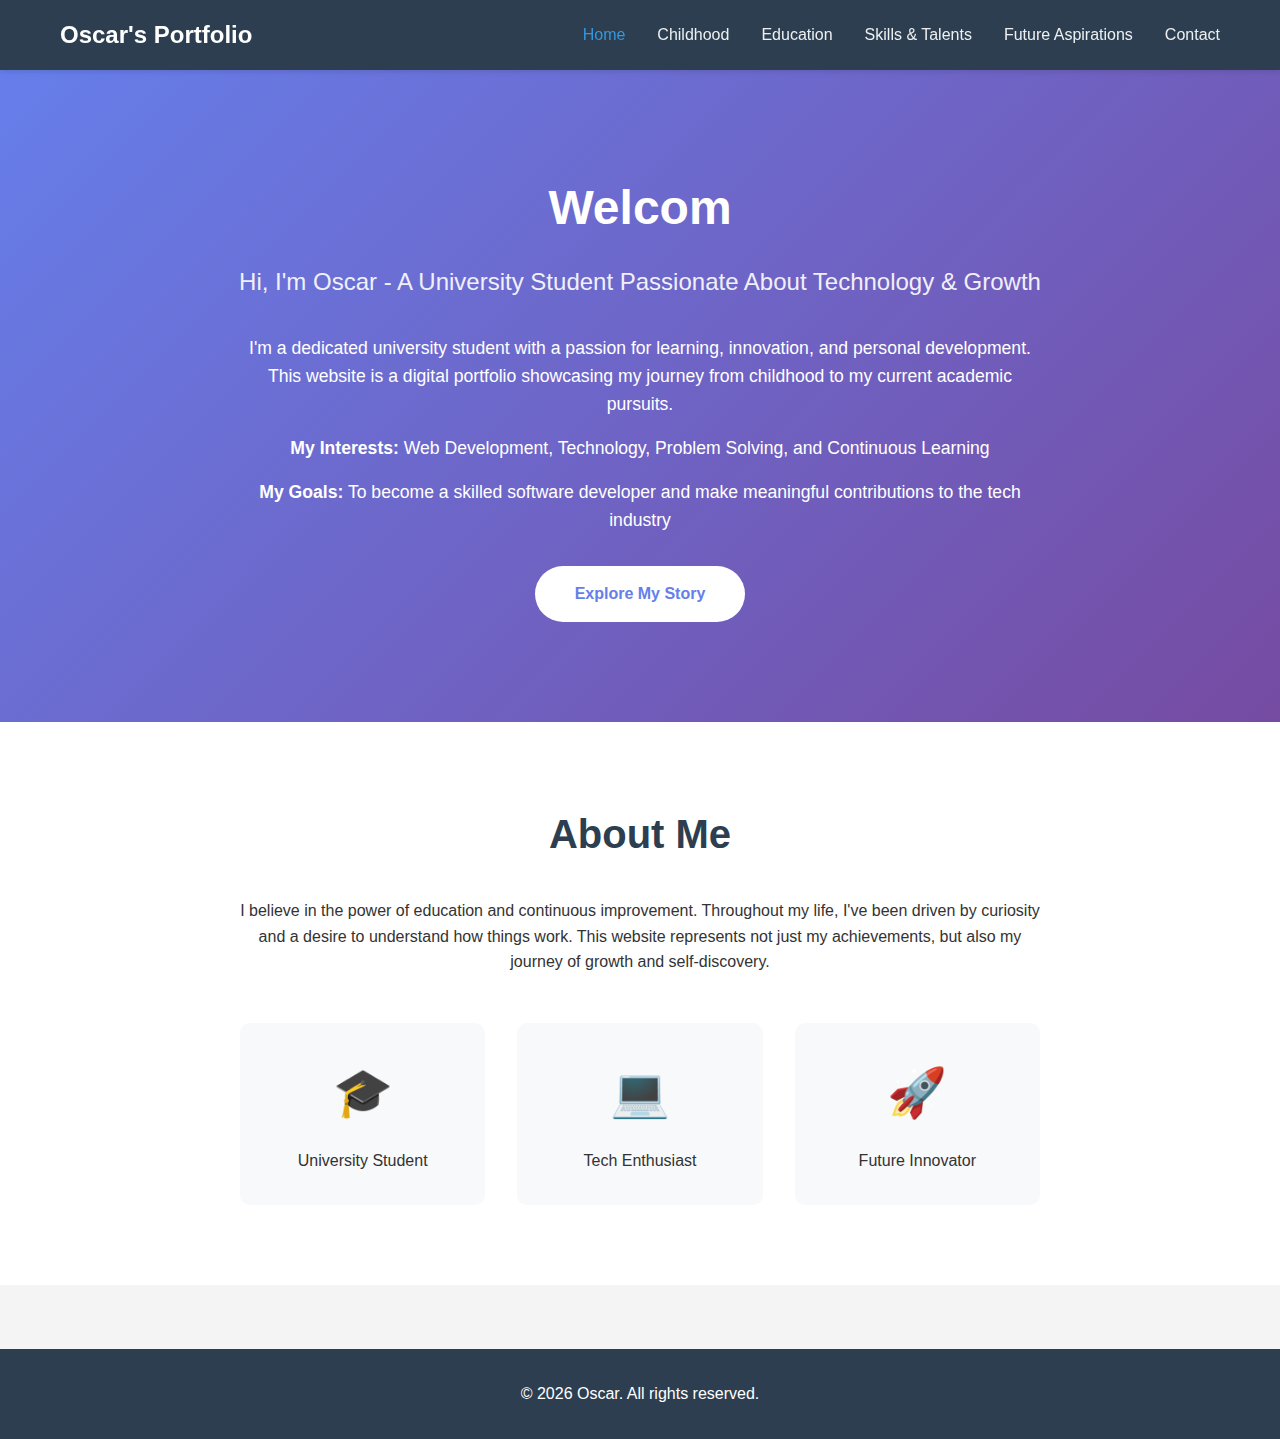
<file: index.html>
<!DOCTYPE html>
<html lang="en">
<head>
    <meta charset="UTF-8">
    <meta name="viewport" content="width=device-width, initial-scale=1.0">
    <title>My Personal Website - Oscar</title>
    <link rel="stylesheet" href="oscar.css">
</head>
<body>
    <nav class="navbar">
        <div class="nav-container">
            <h1 class="logo">Oscar's Portfolio</h1>
            <ul class="nav-menu">
                <li><a href="index.html" class="active">Home</a></li>
                <li><a href="childhood.html">Childhood</a></li>
                <li><a href="education.html">Education</a></li>
                <li><a href="skills.html">Skills & Talents</a></li>
                <li><a href="aspirations.html">Future Aspirations</a></li>
                <li><a href="contact.html">Contact</a></li>
            </ul>
        </div>
    </nav>

    <section class="hero">
        <div class="hero-content fade-in">
            <h1>Welcome to My Digital Journey</h1>
            <p class="subtitle">Hi, I'm Oscar - A University Student Passionate About Technology & Growth</p>
            <div class="hero-description">
                <p>I'm a dedicated university student with a passion for learning, innovation, and personal development. This website is a digital portfolio showcasing my journey from childhood to my current academic pursuits.</p>
                <p><strong>My Interests:</strong> Web Development, Technology, Problem Solving, and Continuous Learning</p>
                <p><strong>My Goals:</strong> To become a skilled software developer and make meaningful contributions to the tech industry</p>
            </div>
            <a href="#about" class="cta-button">Explore My Story</a>
        </div>
    </section>

    <section id="about" class="about-section">
        <div class="container">
            <h2>About Me</h2>
            <div class="about-content">
                <p>I believe in the power of education and continuous improvement. Throughout my life, I've been driven by curiosity and a desire to understand how things work. This website represents not just my achievements, but also my journey of growth and self-discovery.</p>
                <div class="quick-facts">
                    <div class="fact-card">
                        <h3>🎓</h3>
                        <p>University Student</p>
                    </div>
                    <div class="fact-card">
                        <h3>💻</h3>
                        <p>Tech Enthusiast</p>
                    </div>
                    <div class="fact-card">
                        <h3>🚀</h3>
                        <p>Future Innovator</p>
                    </div>
                </div>
            </div>
        </div>
    </section>

    <footer>
        <p>&copy; 2026 Oscar. All rights reserved.</p>
    </footer>

    <script src="oscar.js"></script>
</body>
</html>
</file>
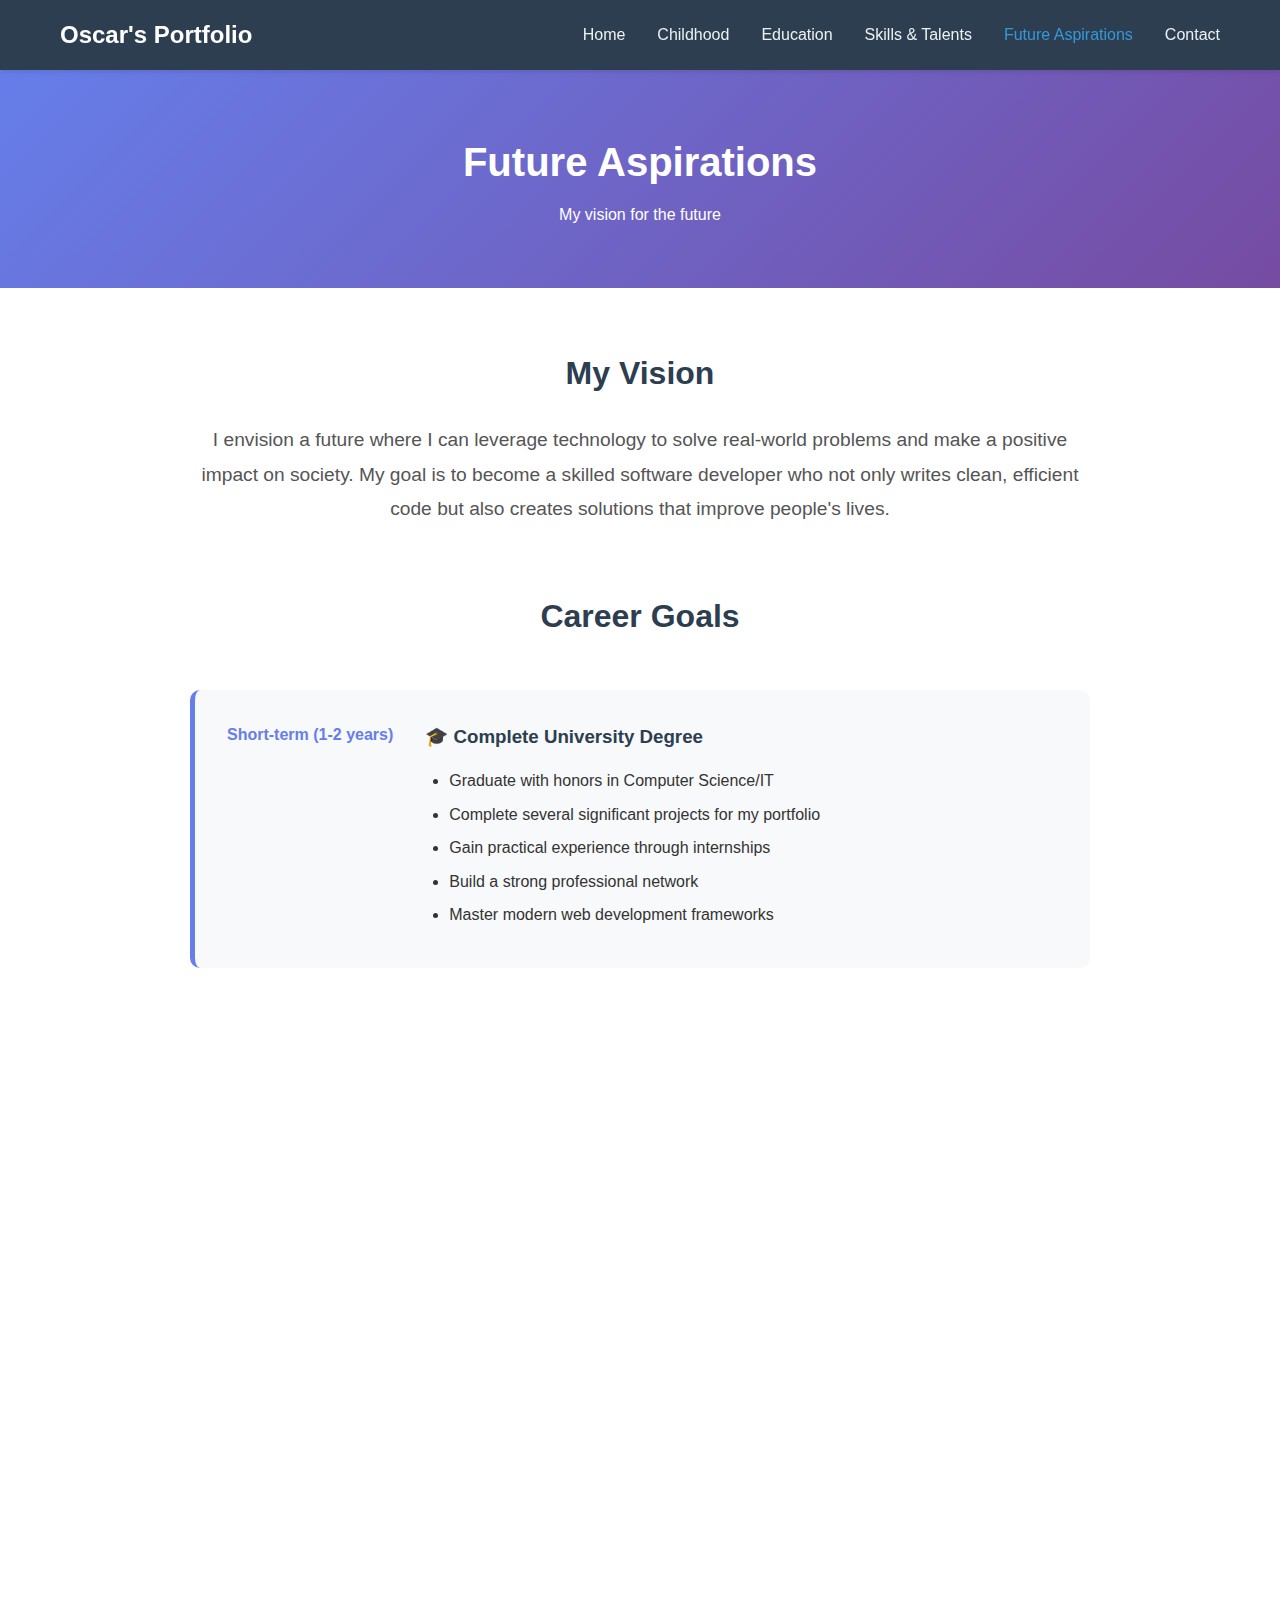
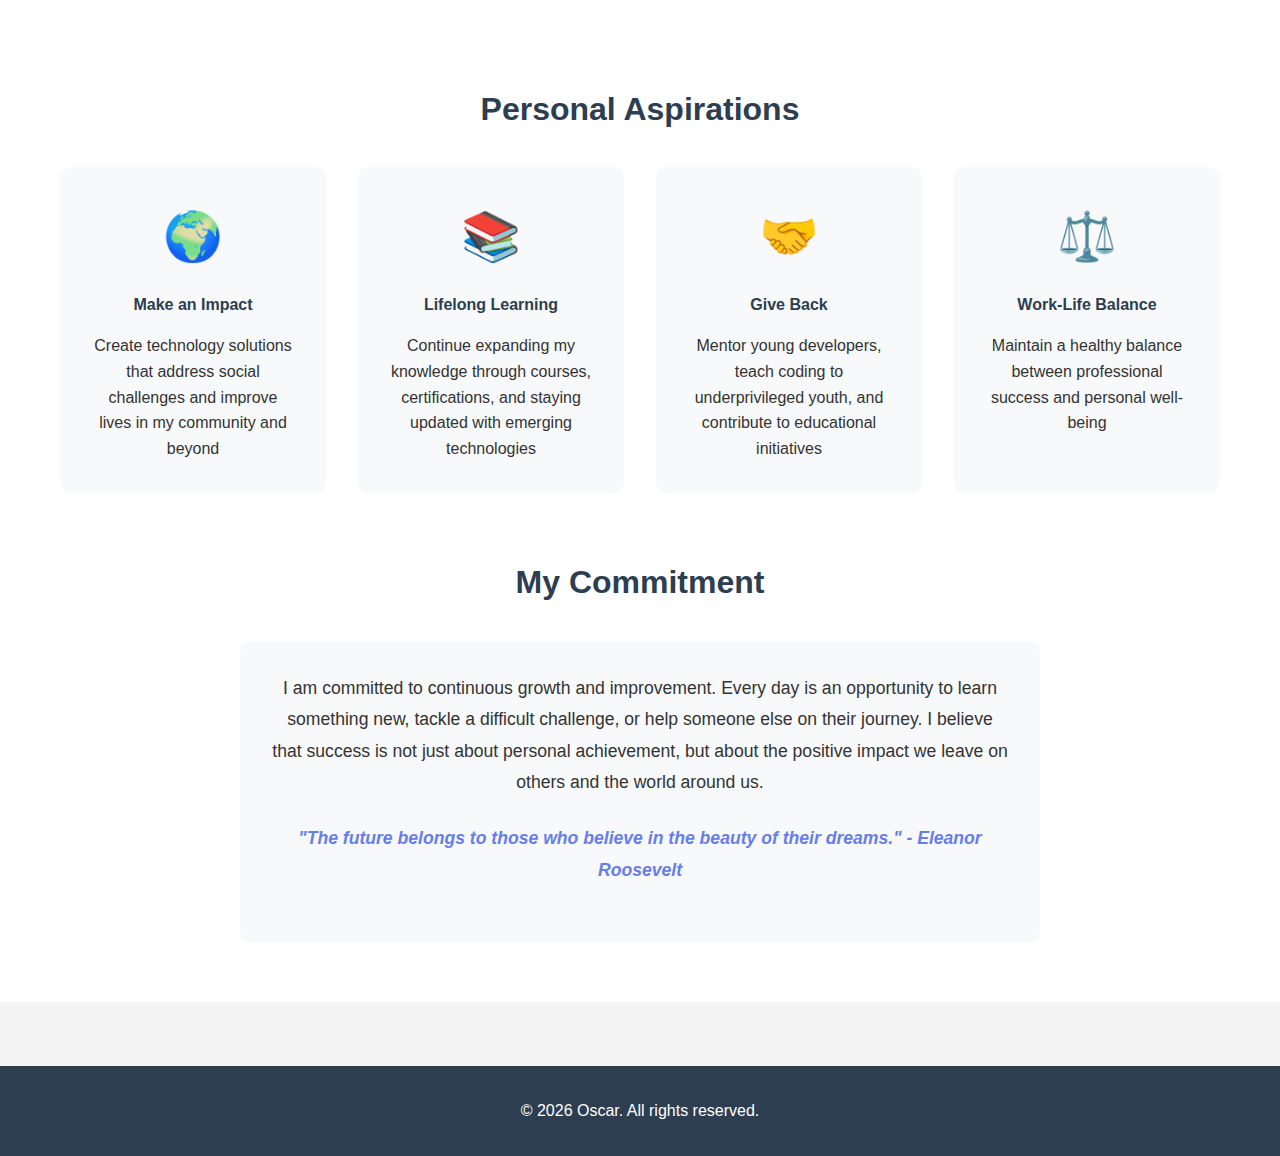
<file: aspirations.html>
<!DOCTYPE html>
<html lang="en">
<head>
    <meta charset="UTF-8">
    <meta name="viewport" content="width=device-width, initial-scale=1.0">
    <title>Future Aspirations - Oscar's Portfolio</title>
    <link rel="stylesheet" href="oscar.css">
</head>
<body>
    <nav class="navbar">
        <div class="nav-container">
            <h1 class="logo">Oscar's Portfolio</h1>
            <ul class="nav-menu">
                <li><a href="index.html">Home</a></li>
                <li><a href="childhood.html">Childhood</a></li>
                <li><a href="education.html">Education</a></li>
                <li><a href="skills.html">Skills & Talents</a></li>
                <li><a href="aspirations.html" class="active">Future Aspirations</a></li>
                <li><a href="contact.html">Contact</a></li>
            </ul>
        </div>
    </nav>

    <section class="page-header">
        <h1 class="fade-in">Future Aspirations</h1>
        <p>My vision for the future</p>
    </section>

    <section class="content-section">
        <div class="container">
            <div class="vision-statement">
                <h2>My Vision</h2>
                <p class="vision-text">I envision a future where I can leverage technology to solve real-world problems and make a positive impact on society. My goal is to become a skilled software developer who not only writes clean, efficient code but also creates solutions that improve people's lives.</p>
            </div>

            <div class="goals-section">
                <h2>Career Goals</h2>
                <div class="goals-timeline">
                    <div class="goal-item fade-in">
                        <div class="goal-time">Short-term (1-2 years)</div>
                        <div class="goal-content">
                            <h3>🎓 Complete University Degree</h3>
                            <ul>
                                <li>Graduate with honors in Computer Science/IT</li>
                                <li>Complete several significant projects for my portfolio</li>
                                <li>Gain practical experience through internships</li>
                                <li>Build a strong professional network</li>
                                <li>Master modern web development frameworks</li>
                            </ul>
                        </div>
                    </div>

                    <div class="goal-item fade-in">
                        <div class="goal-time">Mid-term (3-5 years)</div>
                        <div class="goal-content">
                            <h3>💼 Establish Professional Career</h3>
                            <ul>
                                <li>Secure a position as a Software Developer</li>
                                <li>Work on challenging and meaningful projects</li>
                                <li>Contribute to open-source communities</li>
                                <li>Develop expertise in full-stack development</li>
                                <li>Mentor junior developers and give back to the community</li>
                            </ul>
                        </div>
                    </div>

                    <div class="goal-item fade-in">
                        <div class="goal-time">Long-term (5-10 years)</div>
                        <div class="goal-content">
                            <h3>🚀 Leadership & Innovation</h3>
                            <ul>
                                <li>Advance to senior technical or leadership positions</li>
                                <li>Launch my own tech startup or consultancy</li>
                                <li>Develop innovative solutions that impact thousands of users</li>
                                <li>Become a thought leader in the tech industry</li>
                                <li>Create opportunities for aspiring developers in my community</li>
                            </ul>
                        </div>
                    </div>
                </div>
            </div>

            <div class="aspirations-grid">
                <h2>Personal Aspirations</h2>
                <div class="aspiration-cards">
                    <div class="aspiration-card">
                        <div class="aspiration-icon">🌍</div>
                        <h4>Make an Impact</h4>
                        <p>Create technology solutions that address social challenges and improve lives in my community and beyond</p>
                    </div>
                    <div class="aspiration-card">
                        <div class="aspiration-icon">📚</div>
                        <h4>Lifelong Learning</h4>
                        <p>Continue expanding my knowledge through courses, certifications, and staying updated with emerging technologies</p>
                    </div>
                    <div class="aspiration-card">
                        <div class="aspiration-icon">🤝</div>
                        <h4>Give Back</h4>
                        <p>Mentor young developers, teach coding to underprivileged youth, and contribute to educational initiatives</p>
                    </div>
                    <div class="aspiration-card">
                        <div class="aspiration-icon">⚖️</div>
                        <h4>Work-Life Balance</h4>
                        <p>Maintain a healthy balance between professional success and personal well-being</p>
                    </div>
                </div>
            </div>

            <div class="commitment-section">
                <h2>My Commitment</h2>
                <div class="commitment-box">
                    <p>I am committed to continuous growth and improvement. Every day is an opportunity to learn something new, tackle a difficult challenge, or help someone else on their journey. I believe that success is not just about personal achievement, but about the positive impact we leave on others and the world around us.</p>
                    <p class="commitment-quote">"The future belongs to those who believe in the beauty of their dreams." - Eleanor Roosevelt</p>
                </div>
            </div>
        </div>
    </section>

    <footer>
        <p>&copy; 2026 Oscar. All rights reserved.</p>
    </footer>

    <script src="oscar.js"></script>
</body>
</html>
</file>
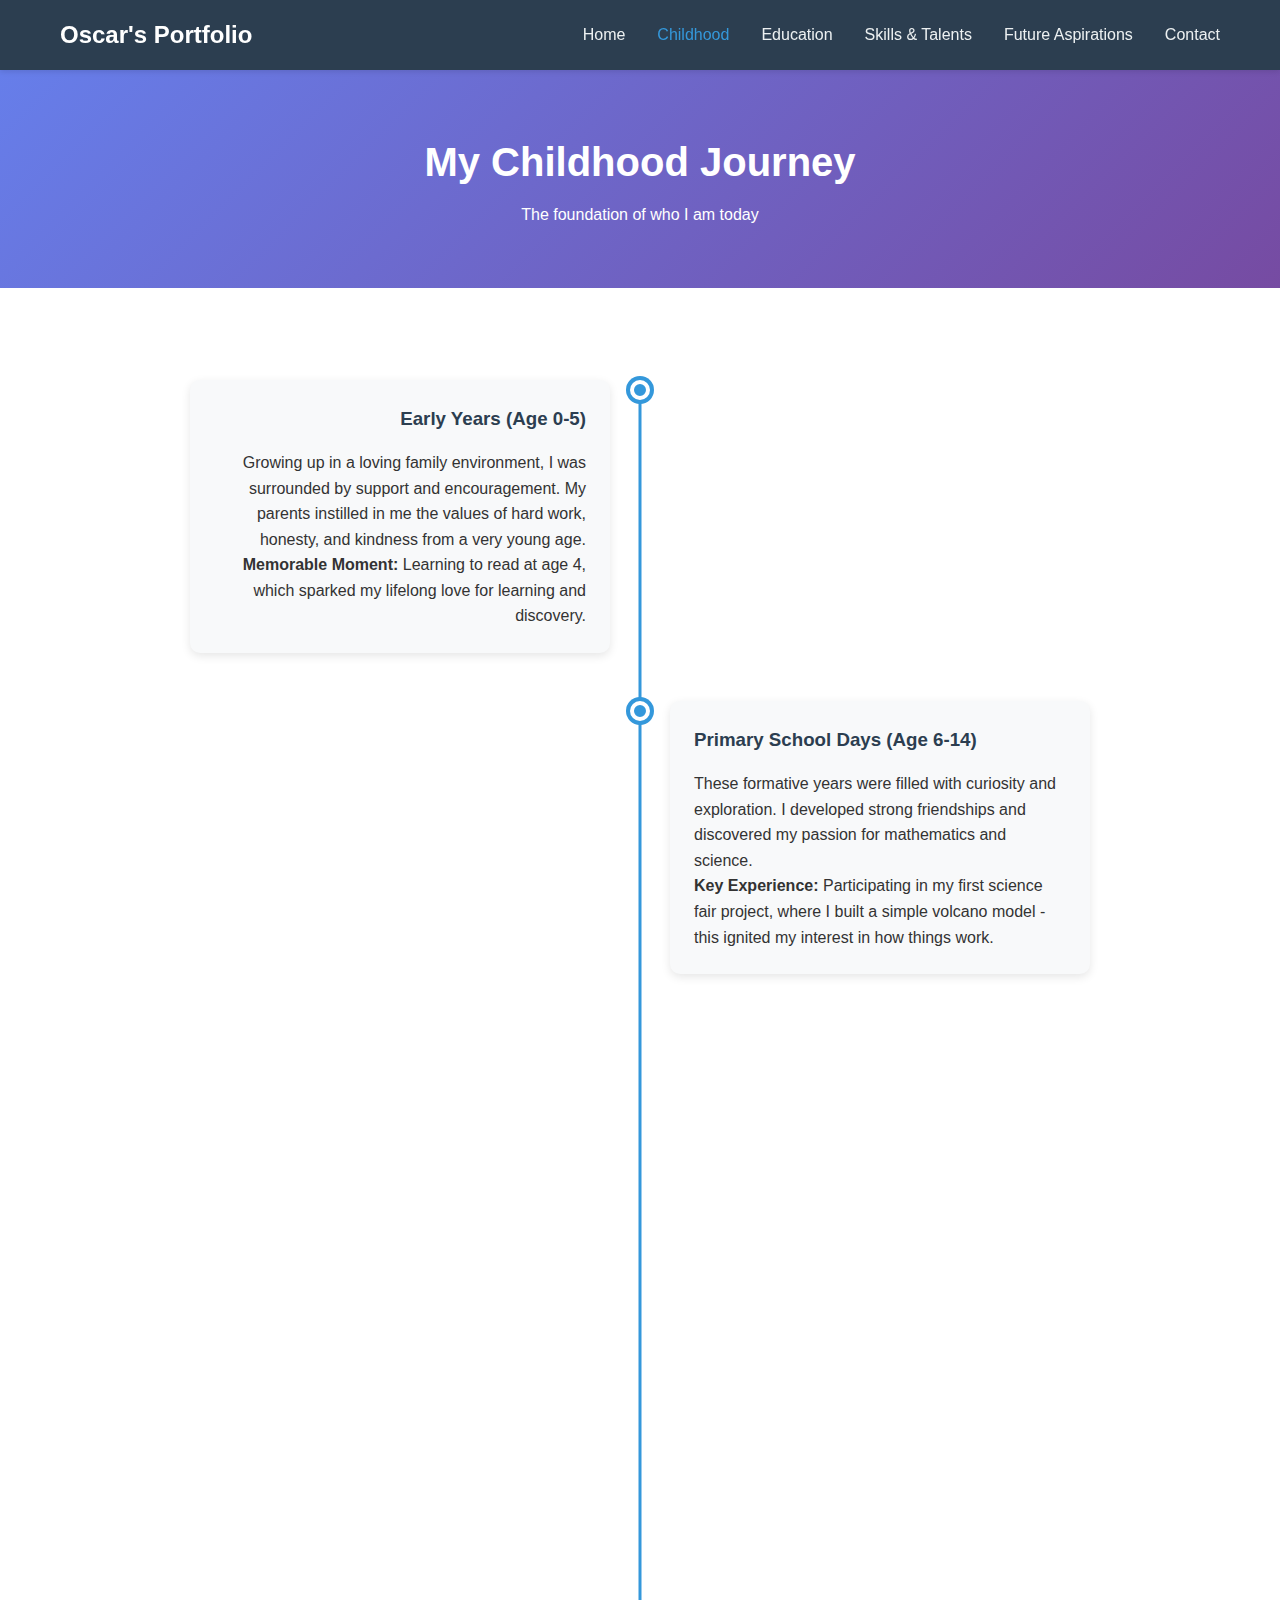
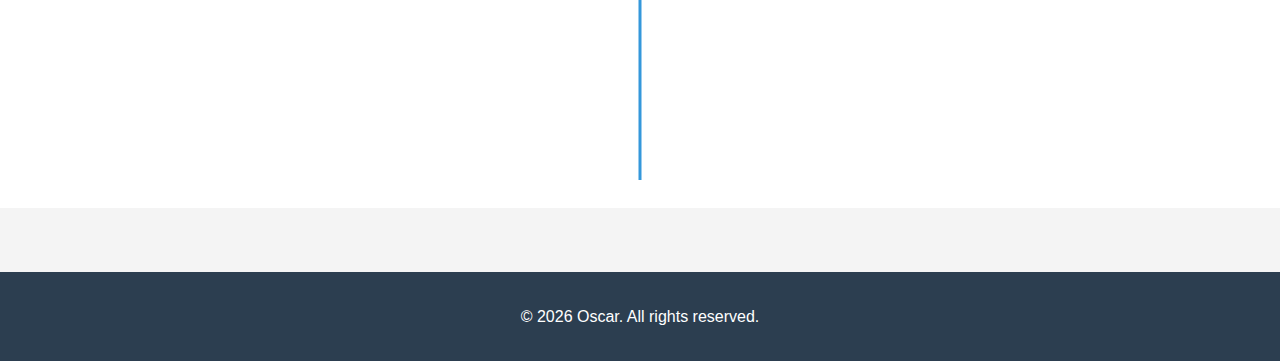
<file: childhood.html>
<!DOCTYPE html>
<html lang="en">
<head>
    <meta charset="UTF-8">
    <meta name="viewport" content="width=device-width, initial-scale=1.0">
    <title>My Childhood - Oscar's Portfolio</title>
    <link rel="stylesheet" href="oscar.css">
</head>
<body>
    <nav class="navbar">
        <div class="nav-container">
            <h1 class="logo">Oscar's Portfolio</h1>
            <ul class="nav-menu">
                <li><a href="index.html">Home</a></li>
                <li><a href="childhood.html" class="active">Childhood</a></li>
                <li><a href="education.html">Education</a></li>
                <li><a href="skills.html">Skills & Talents</a></li>
                <li><a href="aspirations.html">Future Aspirations</a></li>
                <li><a href="contact.html">Contact</a></li>
            </ul>
        </div>
    </nav>

    <section class="page-header">
        <h1 class="fade-in">My Childhood Journey</h1>
        <p>The foundation of who I am today</p>
    </section>

    <section class="content-section">
        <div class="container">
            <div class="timeline">
                <div class="timeline-item slide-in-left">
                    <div class="timeline-dot"></div>
                    <div class="timeline-content">
                        <h3>Early Years (Age 0-5)</h3>
                        <p>Growing up in a loving family environment, I was surrounded by support and encouragement. My parents instilled in me the values of hard work, honesty, and kindness from a very young age.</p>
                        <p><strong>Memorable Moment:</strong> Learning to read at age 4, which sparked my lifelong love for learning and discovery.</p>
                    </div>
                </div>

                <div class="timeline-item slide-in-right">
                    <div class="timeline-dot"></div>
                    <div class="timeline-content">
                        <h3>Primary School Days (Age 6-14)</h3>
                        <p>These formative years were filled with curiosity and exploration. I developed strong friendships and discovered my passion for mathematics and science.</p>
                        <p><strong>Key Experience:</strong> Participating in my first science fair project, where I built a simple volcano model - this ignited my interest in how things work.</p>
                    </div>
                </div>

                <div class="timeline-item slide-in-left">
                    <div class="timeline-dot"></div>
                    <div class="timeline-content">
                        <h3>Family Influences</h3>
                        <p>My family played a crucial role in shaping my personality. Weekend family gatherings taught me the importance of relationships, while my parents' work ethic inspired my own dedication to excellence.</p>
                        <p><strong>Life Lesson:</strong> "Education is the key to unlocking your potential" - a phrase my grandmother often repeated, which still guides me today.</p>
                    </div>
                </div>

                <div class="timeline-item slide-in-right">
                    <div class="timeline-dot"></div>
                    <div class="timeline-content">
                        <h3>Formative Moments</h3>
                        <p>Several experiences during my childhood shaped who I am today:</p>
                        <ul>
                            <li>Learning to persevere through challenges when mastering difficult subjects</li>
                            <li>Developing empathy through community service activities</li>
                            <li>Understanding the value of teamwork through sports and group projects</li>
                            <li>Cultivating creativity through art and storytelling</li>
                        </ul>
                    </div>
                </div>
            </div>
        </div>
    </section>

    <footer>
        <p>&copy; 2026 Oscar. All rights reserved.</p>
    </footer>

    <script src="oscar.js"></script>
</body>
</html>
</file>
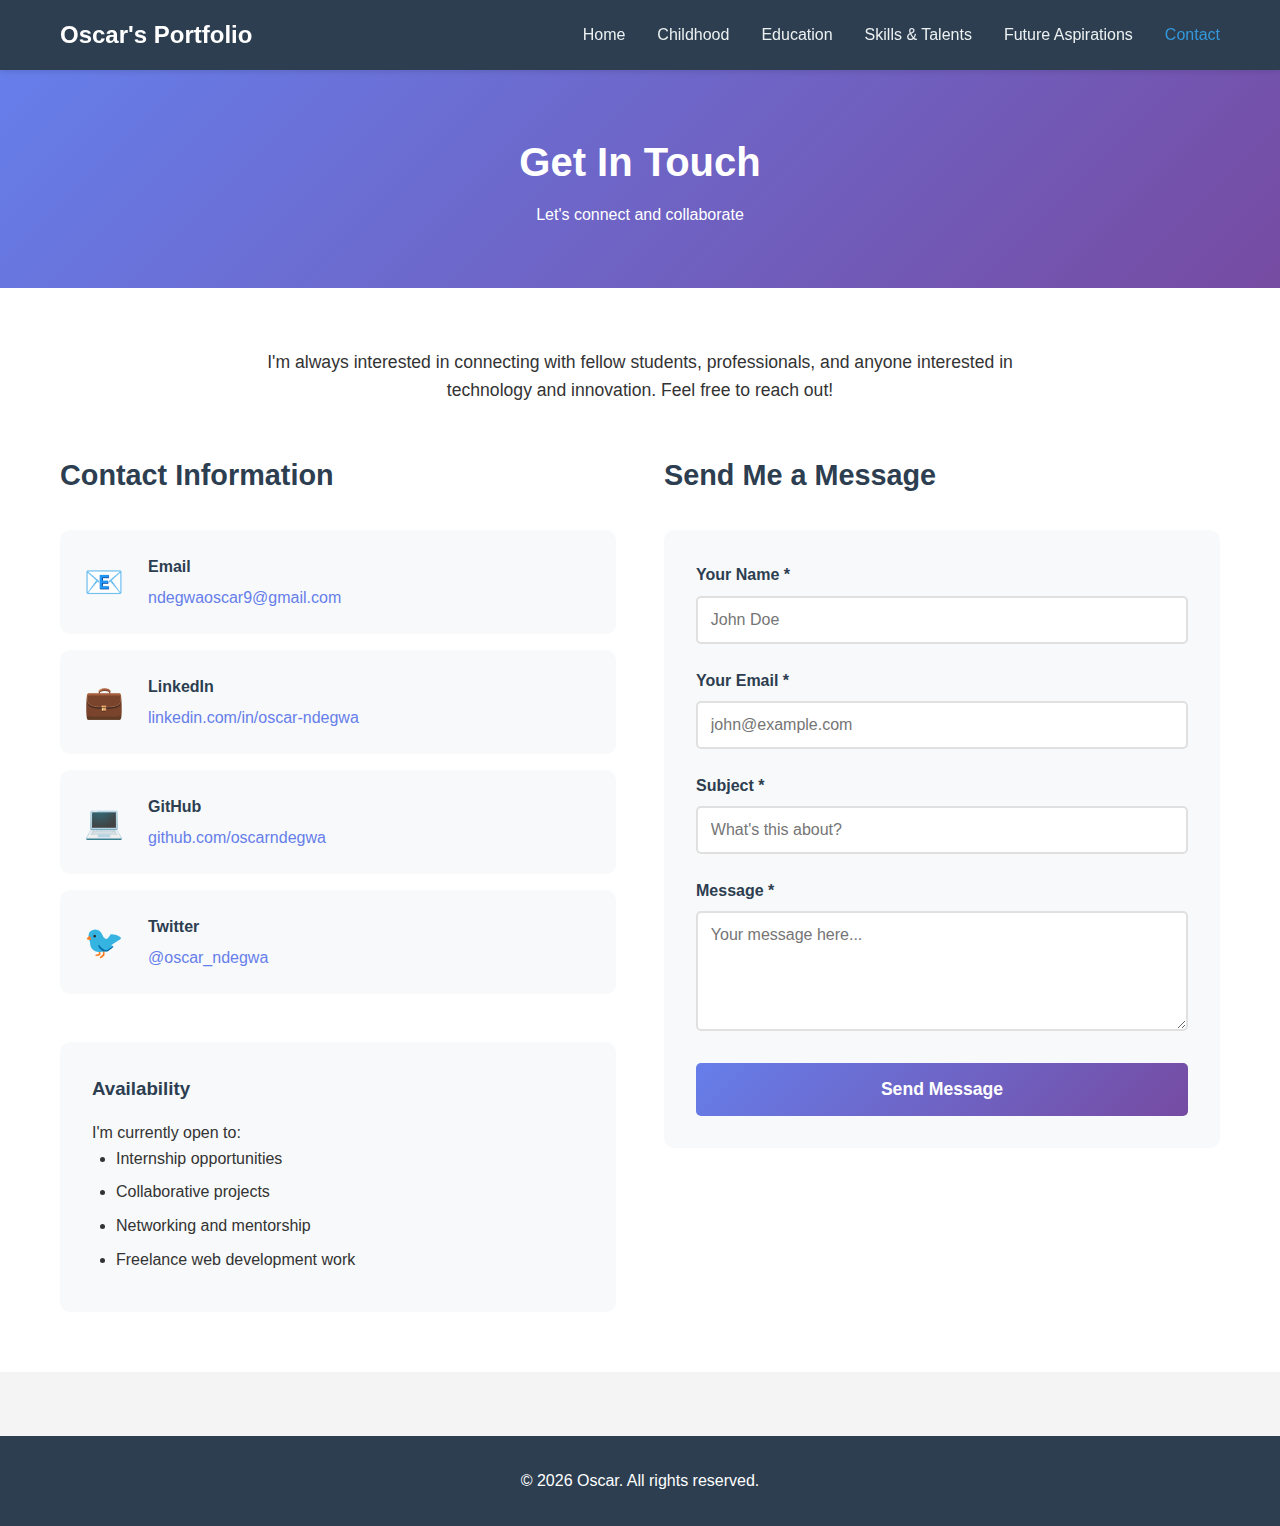
<file: contact.html>
<!DOCTYPE html>
<html lang="en">
<head>
    <meta charset="UTF-8">
    <meta name="viewport" content="width=device-width, initial-scale=1.0">
    <title>Contact Me - Oscar's Portfolio</title>
    <link rel="stylesheet" href="oscar.css">
</head>
<body>
    <nav class="navbar">
        <div class="nav-container">
            <h1 class="logo">Oscar's Portfolio</h1>
            <ul class="nav-menu">
                <li><a href="index.html">Home</a></li>
                <li><a href="childhood.html">Childhood</a></li>
                <li><a href="education.html">Education</a></li>
                <li><a href="skills.html">Skills & Talents</a></li>
                <li><a href="aspirations.html">Future Aspirations</a></li>
                <li><a href="contact.html" class="active">Contact</a></li>
            </ul>
        </div>
    </nav>

    <section class="page-header">
        <h1 class="fade-in">Get In Touch</h1>
        <p>Let's connect and collaborate</p>
    </section>

    <section class="content-section">
        <div class="container">
            <div class="contact-intro">
                <p>I'm always interested in connecting with fellow students, professionals, and anyone interested in technology and innovation. Feel free to reach out!</p>
            </div>

            <div class="contact-grid">
                <div class="contact-info">
                    <h2>Contact Information</h2>
                    <div class="contact-details">
                        <div class="contact-item">
                            <span class="contact-icon">📧</span>
                            <div>
                                <h4>Email</h4>
                                <p><a href="mailto:ndegwaoscar9@gmail.com">ndegwaoscar9@gmail.com</a></p>
                            </div>
                        </div>
                        <div class="contact-item">
                            <span class="contact-icon">💼</span>
                            <div>
                                <h4>LinkedIn</h4>
                                <p><a href="#" target="_blank">linkedin.com/in/oscar-ndegwa</a></p>
                            </div>
                        </div>
                        <div class="contact-item">
                            <span class="contact-icon">💻</span>
                            <div>
                                <h4>GitHub</h4>
                                <p><a href="#" target="_blank">github.com/oscarndegwa</a></p>
                            </div>
                        </div>
                        <div class="contact-item">
                            <span class="contact-icon">🐦</span>
                            <div>
                                <h4>Twitter</h4>
                                <p><a href="#" target="_blank">@oscar_ndegwa</a></p>
                            </div>
                        </div>
                    </div>

                    <div class="availability">
                        <h3>Availability</h3>
                        <p>I'm currently open to:</p>
                        <ul>
                            <li>Internship opportunities</li>
                            <li>Collaborative projects</li>
                            <li>Networking and mentorship</li>
                            <li>Freelance web development work</li>
                        </ul>
                    </div>
                </div>

                <div class="contact-form-container">
                    <h2>Send Me a Message</h2>
                    <form id="contactForm" class="contact-form">
                        <div class="form-group">
                            <label for="name">Your Name *</label>
                            <input type="text" id="name" name="name" required placeholder="John Doe">
                            <span class="error-message" id="nameError"></span>
                        </div>
                        <div class="form-group">
                            <label for="email">Your Email *</label>
                            <input type="email" id="email" name="email" required placeholder="john@example.com">
                            <span class="error-message" id="emailError"></span>
                        </div>
                        <div class="form-group">
                            <label for="subject">Subject *</label>
                            <input type="text" id="subject" name="subject" required placeholder="What's this about?">
                            <span class="error-message" id="subjectError"></span>
                        </div>
                        <div class="form-group">
                            <label for="message">Message *</label>
                            <textarea id="message" name="message" rows="5" required placeholder="Your message here..."></textarea>
                            <span class="error-message" id="messageError"></span>
                        </div>
                        <button type="submit" class="submit-btn">Send Message</button>
                        <div id="formSuccess" class="success-message"></div>
                    </form>
                </div>
            </div>
        </div>
    </section>

    <footer>
        <p>&copy; 2026 Oscar. All rights reserved.</p>
    </footer>

    <script src="oscar.js"></script>
</body>
</html>
</file>
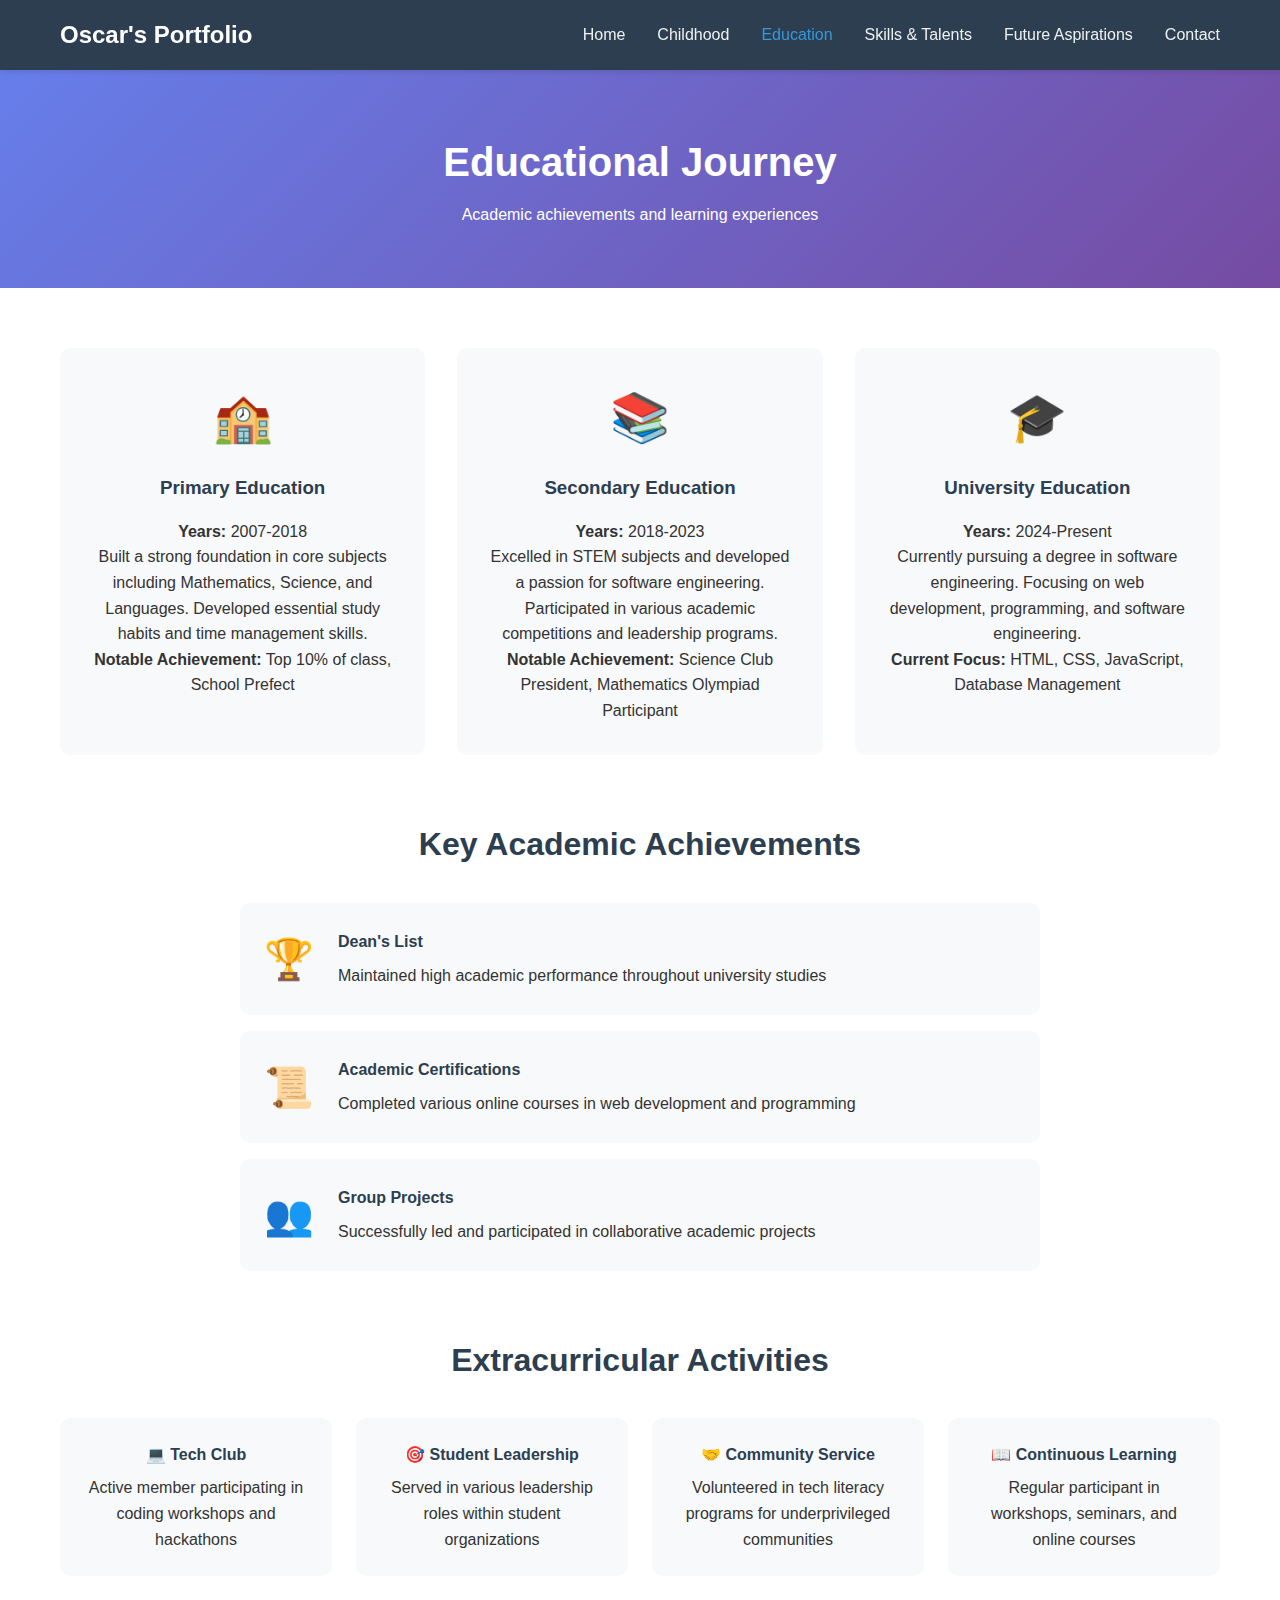
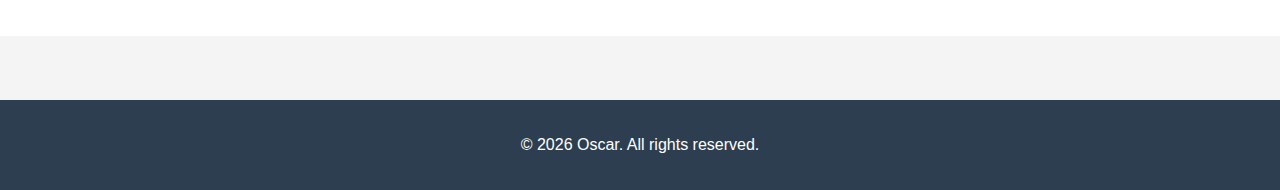
<file: education.html>
<!DOCTYPE html>
<html lang="en">
<head>
    <meta charset="UTF-8">
    <meta name="viewport" content="width=device-width, initial-scale=1.0">
    <title>My Education - Oscar's Portfolio</title>
    <link rel="stylesheet" href="oscar.css">
</head>
<body>
    <nav class="navbar">
        <div class="nav-container">
            <h1 class="logo">Oscar's Portfolio</h1>
            <ul class="nav-menu">
                <li><a href="index.html">Home</a></li>
                <li><a href="childhood.html">Childhood</a></li>
                <li><a href="education.html" class="active">Education</a></li>
                <li><a href="skills.html">Skills & Talents</a></li>
                <li><a href="aspirations.html">Future Aspirations</a></li>
                <li><a href="contact.html">Contact</a></li>
            </ul>
        </div>
    </nav>

    <section class="page-header">
        <h1 class="fade-in">Educational Journey</h1>
        <p>Academic achievements and learning experiences</p>
    </section>

    <section class="content-section">
        <div class="container">
            <div class="education-grid">
                <div class="education-card fade-in">
                    <div class="card-icon">🏫</div>
                    <h3>Primary Education</h3>
                    <p><strong>Years:</strong> 2007-2018</p>
                    <p>Built a strong foundation in core subjects including Mathematics, Science, and Languages. Developed essential study habits and time management skills.</p>
                    <p><strong>Notable Achievement:</strong> Top 10% of class, School Prefect</p>
                </div>

                <div class="education-card fade-in">
                    <div class="card-icon">📚</div>
                    <h3>Secondary Education</h3>
                    <p><strong>Years:</strong> 2018-2023</p>
                    <p>Excelled in STEM subjects and developed a passion for software engineering. Participated in various academic competitions and leadership programs.</p>
                    <p><strong>Notable Achievement:</strong> Science Club President, Mathematics Olympiad Participant</p>
                </div>

                <div class="education-card fade-in">
                    <div class="card-icon">🎓</div>
                    <h3>University Education</h3>
                    <p><strong>Years:</strong> 2024-Present</p>
                    <p>Currently pursuing a degree in software engineering. Focusing on web development, programming, and software engineering.</p>
                    <p><strong>Current Focus:</strong> HTML, CSS, JavaScript, Database Management</p>
                </div>
            </div>

            <div class="achievements-section">
                <h2>Key Academic Achievements</h2>
                <div class="achievement-list">
                    <div class="achievement-item">
                        <span class="achievement-icon">🏆</span>
                        <div>
                            <h4>Dean's List</h4>
                            <p>Maintained high academic performance throughout university studies</p>
                        </div>
                    </div>
                    <div class="achievement-item">
                        <span class="achievement-icon">📜</span>
                        <div>
                            <h4>Academic Certifications</h4>
                            <p>Completed various online courses in web development and programming</p>
                        </div>
                    </div>
                    <div class="achievement-item">
                        <span class="achievement-icon">👥</span>
                        <div>
                            <h4>Group Projects</h4>
                            <p>Successfully led and participated in collaborative academic projects</p>
                        </div>
                    </div>
                </div>
            </div>

            <div class="extracurricular-section">
                <h2>Extracurricular Activities</h2>
                <div class="activity-grid">
                    <div class="activity-card">
                        <h4>💻 Tech Club</h4>
                        <p>Active member participating in coding workshops and hackathons</p>
                    </div>
                    <div class="activity-card">
                        <h4>🎯 Student Leadership</h4>
                        <p>Served in various leadership roles within student organizations</p>
                    </div>
                    <div class="activity-card">
                        <h4>🤝 Community Service</h4>
                        <p>Volunteered in tech literacy programs for underprivileged communities</p>
                    </div>
                    <div class="activity-card">
                        <h4>📖 Continuous Learning</h4>
                        <p>Regular participant in workshops, seminars, and online courses</p>
                    </div>
                </div>
            </div>
        </div>
    </section>

    <footer>
        <p>&copy; 2026 Oscar. All rights reserved.</p>
    </footer>

    <script src="oscar.js"></script>
</body>
</html>
</file>
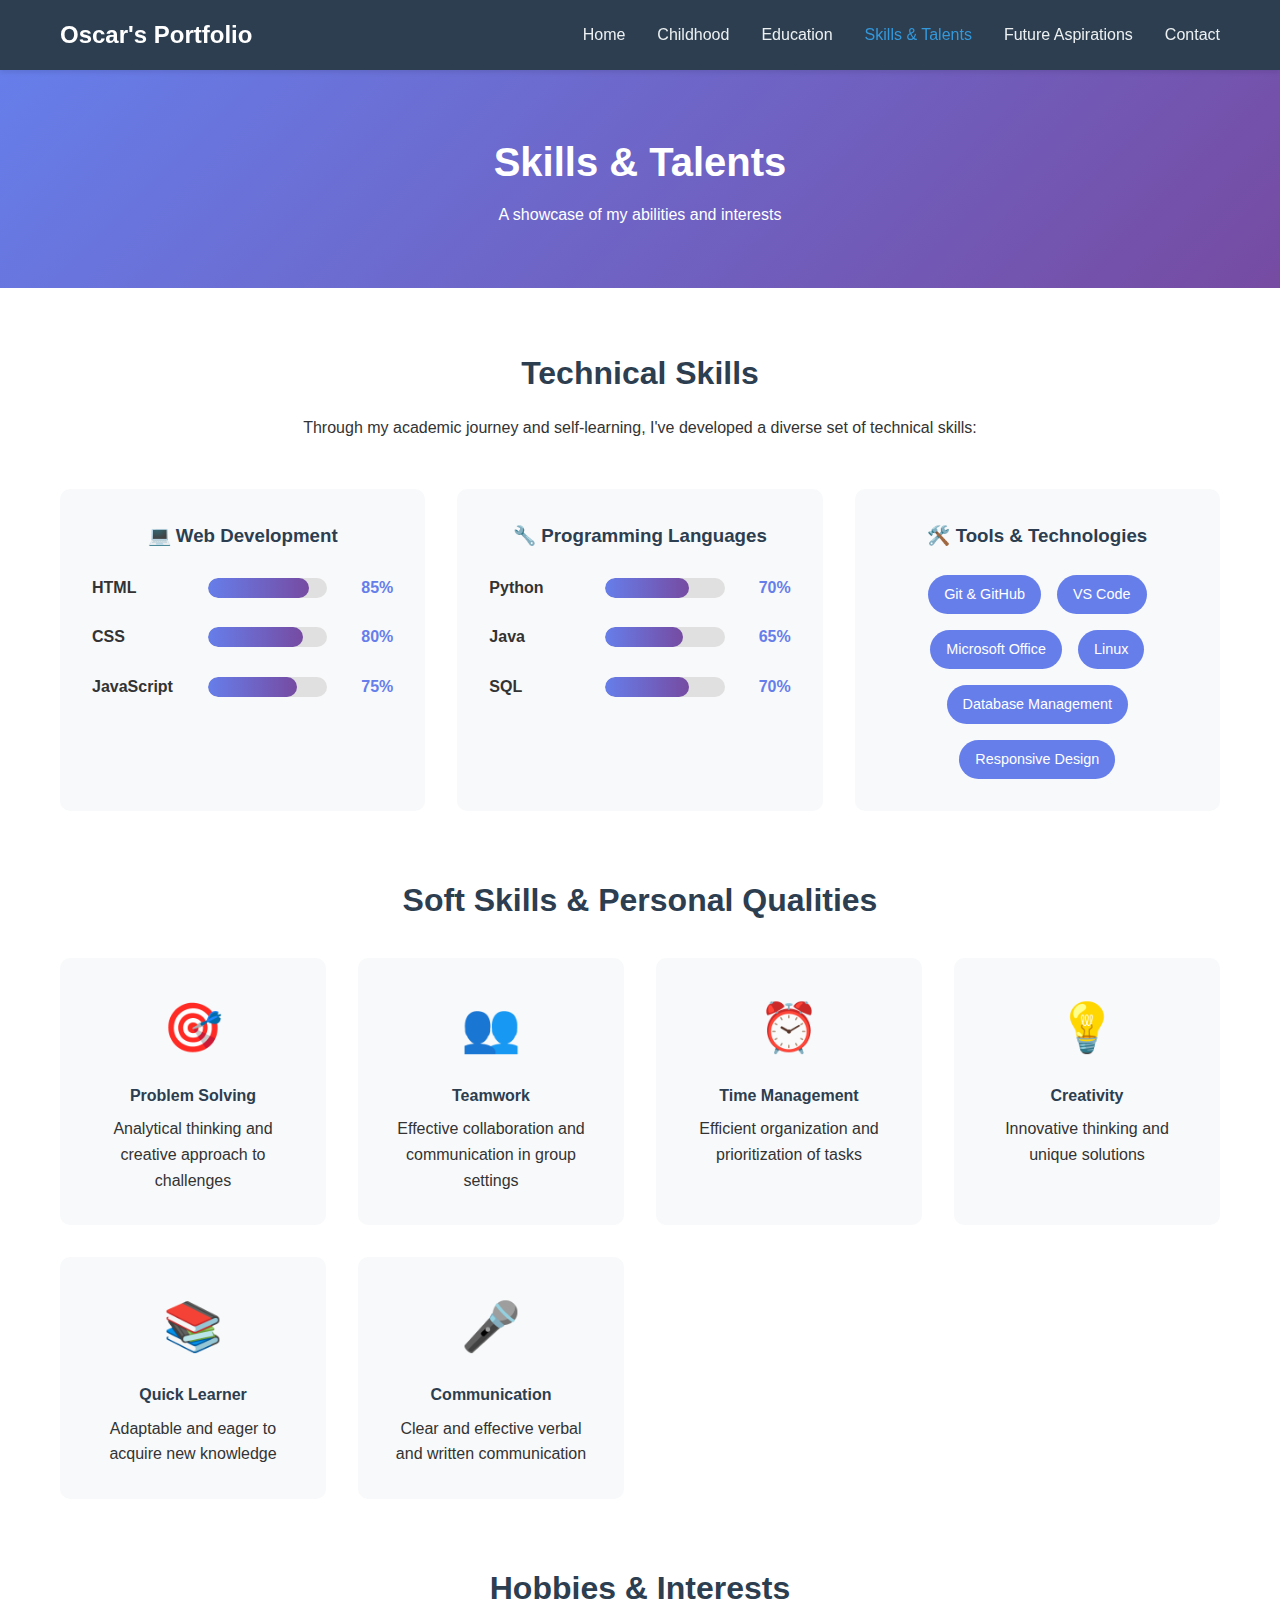
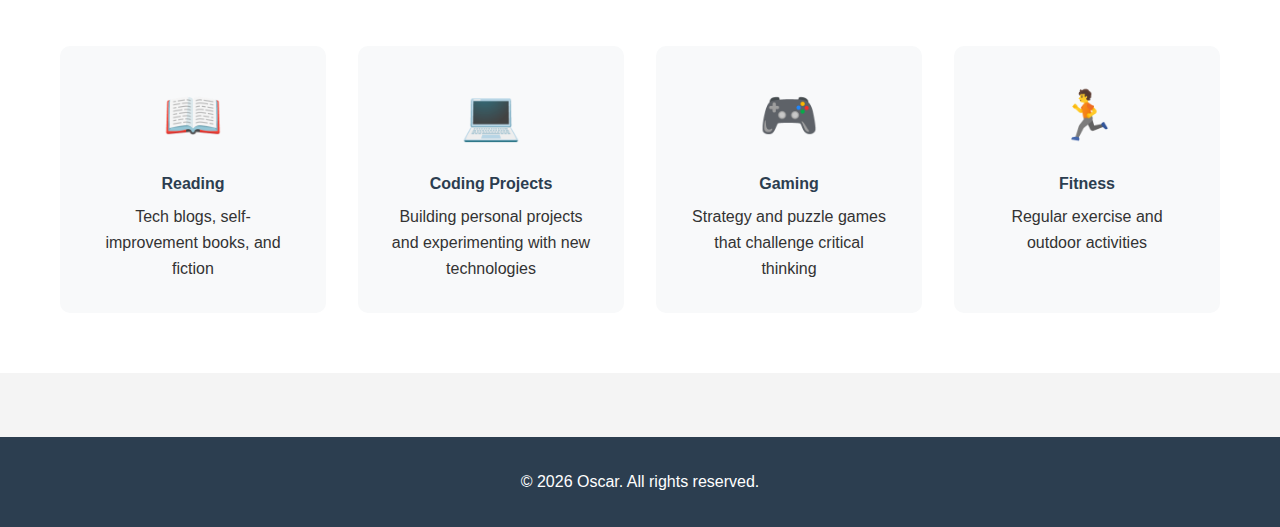
<file: skills.html>
<!DOCTYPE html>
<html lang="en">
<head>
    <meta charset="UTF-8">
    <meta name="viewport" content="width=device-width, initial-scale=1.0">
    <title>Skills & Talents - Oscar's Portfolio</title>
    <link rel="stylesheet" href="oscar.css">
</head>
<body>
    <nav class="navbar">
        <div class="nav-container">
            <h1 class="logo">Oscar's Portfolio</h1>
            <ul class="nav-menu">
                <li><a href="index.html">Home</a></li>
                <li><a href="childhood.html">Childhood</a></li>
                <li><a href="education.html">Education</a></li>
                <li><a href="skills.html" class="active">Skills & Talents</a></li>
                <li><a href="aspirations.html">Future Aspirations</a></li>
                <li><a href="contact.html">Contact</a></li>
            </ul>
        </div>
    </nav>

    <section class="page-header">
        <h1 class="fade-in">Skills & Talents</h1>
        <p>A showcase of my abilities and interests</p>
    </section>

    <section class="content-section">
        <div class="container">
            <div class="skills-intro">
                <h2>Technical Skills</h2>
                <p>Through my academic journey and self-learning, I've developed a diverse set of technical skills:</p>
            </div>

            <div class="skills-grid">
                <div class="skill-category">
                    <h3>💻 Web Development</h3>
                    <div class="skill-bars">
                        <div class="skill-item">
                            <span class="skill-name">HTML</span>
                            <div class="skill-bar">
                                <div class="skill-progress" data-progress="85"></div>
                            </div>
                            <span class="skill-percent">85%</span>
                        </div>
                        <div class="skill-item">
                            <span class="skill-name">CSS</span>
                            <div class="skill-bar">
                                <div class="skill-progress" data-progress="80"></div>
                            </div>
                            <span class="skill-percent">80%</span>
                        </div>
                        <div class="skill-item">
                            <span class="skill-name">JavaScript</span>
                            <div class="skill-bar">
                                <div class="skill-progress" data-progress="75"></div>
                            </div>
                            <span class="skill-percent">75%</span>
                        </div>
                    </div>
                </div>

                <div class="skill-category">
                    <h3>🔧 Programming Languages</h3>
                    <div class="skill-bars">
                        <div class="skill-item">
                            <span class="skill-name">Python</span>
                            <div class="skill-bar">
                                <div class="skill-progress" data-progress="70"></div>
                            </div>
                            <span class="skill-percent">70%</span>
                        </div>
                        <div class="skill-item">
                            <span class="skill-name">Java</span>
                            <div class="skill-bar">
                                <div class="skill-progress" data-progress="65"></div>
                            </div>
                            <span class="skill-percent">65%</span>
                        </div>
                        <div class="skill-item">
                            <span class="skill-name">SQL</span>
                            <div class="skill-bar">
                                <div class="skill-progress" data-progress="70"></div>
                            </div>
                            <span class="skill-percent">70%</span>
                        </div>
                    </div>
                </div>

                <div class="skill-category">
                    <h3>🛠️ Tools & Technologies</h3>
                    <div class="skill-tags">
                        <span class="tag">Git & GitHub</span>
                        <span class="tag">VS Code</span>
                        <span class="tag">Microsoft Office</span>
                        <span class="tag">Linux</span>
                        <span class="tag">Database Management</span>
                        <span class="tag">Responsive Design</span>
                    </div>
                </div>
            </div>

            <div class="soft-skills-section">
                <h2>Soft Skills & Personal Qualities</h2>
                <div class="soft-skills-grid">
                    <div class="soft-skill-card">
                        <div class="soft-skill-icon">🎯</div>
                        <h4>Problem Solving</h4>
                        <p>Analytical thinking and creative approach to challenges</p>
                    </div>
                    <div class="soft-skill-card">
                        <div class="soft-skill-icon">👥</div>
                        <h4>Teamwork</h4>
                        <p>Effective collaboration and communication in group settings</p>
                    </div>
                    <div class="soft-skill-card">
                        <div class="soft-skill-icon">⏰</div>
                        <h4>Time Management</h4>
                        <p>Efficient organization and prioritization of tasks</p>
                    </div>
                    <div class="soft-skill-card">
                        <div class="soft-skill-icon">💡</div>
                        <h4>Creativity</h4>
                        <p>Innovative thinking and unique solutions</p>
                    </div>
                    <div class="soft-skill-card">
                        <div class="soft-skill-icon">📚</div>
                        <h4>Quick Learner</h4>
                        <p>Adaptable and eager to acquire new knowledge</p>
                    </div>
                    <div class="soft-skill-card">
                        <div class="soft-skill-icon">🎤</div>
                        <h4>Communication</h4>
                        <p>Clear and effective verbal and written communication</p>
                    </div>
                </div>
            </div>

            <div class="hobbies-section">
                <h2>Hobbies & Interests</h2>
                <div class="hobbies-grid">
                    <div class="hobby-card">
                        <span class="hobby-emoji">📖</span>
                        <h4>Reading</h4>
                        <p>Tech blogs, self-improvement books, and fiction</p>
                    </div>
                    <div class="hobby-card">
                        <span class="hobby-emoji">💻</span>
                        <h4>Coding Projects</h4>
                        <p>Building personal projects and experimenting with new technologies</p>
                    </div>
                    <div class="hobby-card">
                        <span class="hobby-emoji">🎮</span>
                        <h4>Gaming</h4>
                        <p>Strategy and puzzle games that challenge critical thinking</p>
                    </div>
                    <div class="hobby-card">
                        <span class="hobby-emoji">🏃</span>
                        <h4>Fitness</h4>
                        <p>Regular exercise and outdoor activities</p>
                    </div>
                </div>
            </div>
        </div>
    </section>

    <footer>
        <p>&copy; 2026 Oscar. All rights reserved.</p>
    </footer>

    <script src="oscar.js"></script>
</body>
</html>
</file>
<file: oscar.css>
/* Global Styles */
* {
    margin: 0;
    padding: 0;
    box-sizing: border-box;
}

body {
    font-family: 'Segoe UI', Tahoma, Geneva, Verdana, sans-serif;
    line-height: 1.6;
    color: #333;
    background-color: #f4f4f4;
}

.container {
    max-width: 1200px;
    margin: 0 auto;
    padding: 0 20px;
}

/* Navigation Bar */
.navbar {
    background-color: #2c3e50;
    padding: 1rem 0;
    position: sticky;
    top: 0;
    z-index: 1000;
    box-shadow: 0 2px 5px rgba(0,0,0,0.1);
}

.nav-container {
    max-width: 1200px;
    margin: 0 auto;
    padding: 0 20px;
    display: flex;
    justify-content: space-between;
    align-items: center;
}

.logo {
    color: #fff;
    font-size: 1.5rem;
    font-weight: bold;
}

.nav-menu {
    display: flex;
    list-style: none;
    gap: 2rem;
}

.nav-menu a {
    color: #ecf0f1;
    text-decoration: none;
    transition: color 0.3s;
    font-weight: 500;
}

.nav-menu a:hover,
.nav-menu a.active {
    color: #3498db;
}

/* Hero Section */
.hero {
    background: linear-gradient(135deg, #667eea 0%, #764ba2 100%);
    color: white;
    padding: 100px 20px;
    text-align: center;
}

.hero-content h1 {
    font-size: 3rem;
    margin-bottom: 1rem;
}

.subtitle {
    font-size: 1.5rem;
    margin-bottom: 2rem;
    opacity: 0.9;
}

.hero-description {
    max-width: 800px;
    margin: 0 auto 2rem;
    font-size: 1.1rem;
}

.hero-description p {
    margin-bottom: 1rem;
}

.cta-button {
    display: inline-block;
    padding: 15px 40px;
    background-color: #fff;
    color: #667eea;
    text-decoration: none;
    border-radius: 50px;
    font-weight: bold;
    transition: transform 0.3s, box-shadow 0.3s;
}

.cta-button:hover {
    transform: translateY(-3px);
    box-shadow: 0 10px 20px rgba(0,0,0,0.2);
}

/* About Section */
.about-section {
    padding: 80px 20px;
    background-color: white;
}

.about-section h2 {
    text-align: center;
    font-size: 2.5rem;
    margin-bottom: 2rem;
    color: #2c3e50;
}

.about-content {
    max-width: 800px;
    margin: 0 auto;
    text-align: center;
}

.quick-facts {
    display: grid;
    grid-template-columns: repeat(auto-fit, minmax(200px, 1fr));
    gap: 2rem;
    margin-top: 3rem;
}

.fact-card {
    padding: 2rem;
    background-color: #f8f9fa;
    border-radius: 10px;
    transition: transform 0.3s;
}

.fact-card:hover {
    transform: translateY(-5px);
}

.fact-card h3 {
    font-size: 3rem;
    margin-bottom: 1rem;
}

/* Page Header */
.page-header {
    background: linear-gradient(135deg, #667eea 0%, #764ba2 100%);
    color: white;
    padding: 60px 20px;
    text-align: center;
}

.page-header h1 {
    font-size: 2.5rem;
    margin-bottom: 0.5rem;
}

/* Content Section */
.content-section {
    padding: 60px 20px;
    background-color: white;
}

/* Timeline */
.timeline {
    position: relative;
    max-width: 900px;
    margin: 0 auto;
    padding: 2rem 0;
}

.timeline::before {
    content: '';
    position: absolute;
    left: 50%;
    transform: translateX(-50%);
    width: 3px;
    height: 100%;
    background-color: #3498db;
}

.timeline-item {
    position: relative;
    margin-bottom: 3rem;
    width: calc(50% - 30px);
}

.timeline-item:nth-child(odd) {
    margin-left: 0;
    text-align: right;
}

.timeline-item:nth-child(even) {
    margin-left: calc(50% + 30px);
}

.timeline-dot {
    position: absolute;
    width: 20px;
    height: 20px;
    background-color: #3498db;
    border: 4px solid white;
    border-radius: 50%;
    top: 0;
    box-shadow: 0 0 0 4px #3498db;
}

.timeline-item:nth-child(odd) .timeline-dot {
    right: -40px;
}

.timeline-item:nth-child(even) .timeline-dot {
    left: -40px;
}

.timeline-content {
    background-color: #f8f9fa;
    padding: 1.5rem;
    border-radius: 10px;
    box-shadow: 0 3px 10px rgba(0,0,0,0.1);
}

.timeline-content h3 {
    color: #2c3e50;
    margin-bottom: 1rem;
}

.timeline-content ul {
    text-align: left;
    margin-left: 1.5rem;
}

/* Education Grid */
.education-grid {
    display: grid;
    grid-template-columns: repeat(auto-fit, minmax(300px, 1fr));
    gap: 2rem;
    margin-bottom: 3rem;
}

.education-card {
    background-color: #f8f9fa;
    padding: 2rem;
    border-radius: 10px;
    text-align: center;
    transition: transform 0.3s, box-shadow 0.3s;
}

.education-card:hover {
    transform: translateY(-5px);
    box-shadow: 0 5px 20px rgba(0,0,0,0.1);
}

.card-icon {
    font-size: 3rem;
    margin-bottom: 1rem;
}

.education-card h3 {
    color: #2c3e50;
    margin-bottom: 1rem;
}

/* Achievements Section */
.achievements-section {
    margin: 4rem 0;
}

.achievements-section h2 {
    text-align: center;
    font-size: 2rem;
    margin-bottom: 2rem;
    color: #2c3e50;
}

.achievement-list {
    max-width: 800px;
    margin: 0 auto;
}

.achievement-item {
    display: flex;
    align-items: center;
    gap: 1.5rem;
    padding: 1.5rem;
    background-color: #f8f9fa;
    border-radius: 10px;
    margin-bottom: 1rem;
}

.achievement-icon {
    font-size: 2.5rem;
    flex-shrink: 0;
}

.achievement-item h4 {
    color: #2c3e50;
    margin-bottom: 0.5rem;
}

/* Extracurricular Section */
.extracurricular-section {
    margin-top: 4rem;
}

.extracurricular-section h2 {
    text-align: center;
    font-size: 2rem;
    margin-bottom: 2rem;
    color: #2c3e50;
}

.activity-grid {
    display: grid;
    grid-template-columns: repeat(auto-fit, minmax(250px, 1fr));
    gap: 1.5rem;
}

.activity-card {
    background-color: #f8f9fa;
    padding: 1.5rem;
    border-radius: 10px;
    text-align: center;
}

.activity-card h4 {
    color: #2c3e50;
    margin-bottom: 0.5rem;
}

/* Skills Section */
.skills-intro {
    text-align: center;
    margin-bottom: 3rem;
}

.skills-intro h2 {
    font-size: 2rem;
    color: #2c3e50;
    margin-bottom: 1rem;
}

.skills-grid {
    display: grid;
    grid-template-columns: repeat(auto-fit, minmax(350px, 1fr));
    gap: 2rem;
    margin-bottom: 4rem;
}

.skill-category {
    background-color: #f8f9fa;
    padding: 2rem;
    border-radius: 10px;
}

.skill-category h3 {
    color: #2c3e50;
    margin-bottom: 1.5rem;
    text-align: center;
}

.skill-bars {
    display: flex;
    flex-direction: column;
    gap: 1.5rem;
}

.skill-item {
    display: flex;
    align-items: center;
    gap: 1rem;
}

.skill-name {
    min-width: 100px;
    font-weight: 600;
}

.skill-bar {
    flex: 1;
    height: 20px;
    background-color: #e0e0e0;
    border-radius: 10px;
    overflow: hidden;
}

.skill-progress {
    height: 100%;
    background: linear-gradient(90deg, #667eea 0%, #764ba2 100%);
    border-radius: 10px;
    transition: width 1s ease-in-out;
}

.skill-percent {
    min-width: 50px;
    text-align: right;
    font-weight: 600;
    color: #667eea;
}

.skill-tags {
    display: flex;
    flex-wrap: wrap;
    gap: 1rem;
    justify-content: center;
}

.tag {
    background-color: #667eea;
    color: white;
    padding: 0.5rem 1rem;
    border-radius: 20px;
    font-size: 0.9rem;
}

/* Soft Skills Section */
.soft-skills-section {
    margin-bottom: 4rem;
}

.soft-skills-section h2 {
    text-align: center;
    font-size: 2rem;
    margin-bottom: 2rem;
    color: #2c3e50;
}

.soft-skills-grid {
    display: grid;
    grid-template-columns: repeat(auto-fit, minmax(250px, 1fr));
    gap: 2rem;
}

.soft-skill-card {
    background-color: #f8f9fa;
    padding: 2rem;
    border-radius: 10px;
    text-align: center;
    transition: transform 0.3s;
}

.soft-skill-card:hover {
    transform: translateY(-5px);
}

.soft-skill-icon {
    font-size: 3rem;
    margin-bottom: 1rem;
}

.soft-skill-card h4 {
    color: #2c3e50;
    margin-bottom: 0.5rem;
}

/* Hobbies Section */
.hobbies-section h2 {
    text-align: center;
    font-size: 2rem;
    margin-bottom: 2rem;
    color: #2c3e50;
}

.hobbies-grid {
    display: grid;
    grid-template-columns: repeat(auto-fit, minmax(250px, 1fr));
    gap: 2rem;
}

.hobby-card {
    background-color: #f8f9fa;
    padding: 2rem;
    border-radius: 10px;
    text-align: center;
}

.hobby-emoji {
    font-size: 3rem;
    display: block;
    margin-bottom: 1rem;
}

.hobby-card h4 {
    color: #2c3e50;
    margin-bottom: 0.5rem;
}

/* Vision Section */
.vision-statement {
    text-align: center;
    max-width: 900px;
    margin: 0 auto 4rem;
}

.vision-statement h2 {
    font-size: 2rem;
    color: #2c3e50;
    margin-bottom: 1.5rem;
}

.vision-text {
    font-size: 1.2rem;
    line-height: 1.8;
    color: #555;
}

/* Goals Section */
.goals-section {
    margin-bottom: 4rem;
}

.goals-section h2 {
    text-align: center;
    font-size: 2rem;
    margin-bottom: 3rem;
    color: #2c3e50;
}

.goals-timeline {
    max-width: 900px;
    margin: 0 auto;
}

.goal-item {
    display: flex;
    gap: 2rem;
    margin-bottom: 3rem;
    background-color: #f8f9fa;
    padding: 2rem;
    border-radius: 10px;
    border-left: 5px solid #667eea;
}

.goal-time {
    font-weight: bold;
    color: #667eea;
    min-width: 150px;
}

.goal-content h3 {
    color: #2c3e50;
    margin-bottom: 1rem;
}

.goal-content ul {
    margin-left: 1.5rem;
}

.goal-content li {
    margin-bottom: 0.5rem;
}

/* Aspirations Grid */
.aspirations-grid {
    margin-bottom: 4rem;
}

.aspirations-grid h2 {
    text-align: center;
    font-size: 2rem;
    margin-bottom: 2rem;
    color: #2c3e50;
}

.aspiration-cards {
    display: grid;
    grid-template-columns: repeat(auto-fit, minmax(250px, 1fr));
    gap: 2rem;
}

.aspiration-card {
    background-color: #f8f9fa;
    padding: 2rem;
    border-radius: 10px;
    text-align: center;
    transition: transform 0.3s;
}

.aspiration-card:hover {
    transform: translateY(-5px);
}

.aspiration-icon {
    font-size: 3rem;
    margin-bottom: 1rem;
}

.aspiration-card h4 {
    color: #2c3e50;
    margin-bottom: 1rem;
}

/* Commitment Section */
.commitment-section h2 {
    text-align: center;
    font-size: 2rem;
    margin-bottom: 2rem;
    color: #2c3e50;
}

.commitment-box {
    max-width: 800px;
    margin: 0 auto;
    background-color: #f8f9fa;
    padding: 2rem;
    border-radius: 10px;
    text-align: center;
}

.commitment-box p {
    margin-bottom: 1.5rem;
    font-size: 1.1rem;
    line-height: 1.8;
}

.commitment-quote {
    font-style: italic;
    color: #667eea;
    font-weight: 600;
}

/* Contact Section */
.contact-intro {
    text-align: center;
    max-width: 800px;
    margin: 0 auto 3rem;
    font-size: 1.1rem;
}

.contact-grid {
    display: grid;
    grid-template-columns: repeat(auto-fit, minmax(400px, 1fr));
    gap: 3rem;
}

.contact-info h2 {
    font-size: 1.8rem;
    color: #2c3e50;
    margin-bottom: 2rem;
}

.contact-details {
    margin-bottom: 3rem;
}

.contact-item {
    display: flex;
    align-items: center;
    gap: 1.5rem;
    padding: 1.5rem;
    background-color: #f8f9fa;
    border-radius: 10px;
    margin-bottom: 1rem;
}

.contact-icon {
    font-size: 2rem;
    flex-shrink: 0;
}

.contact-item h4 {
    color: #2c3e50;
    margin-bottom: 0.3rem;
}

.contact-item a {
    color: #667eea;
    text-decoration: none;
}

.contact-item a:hover {
    text-decoration: underline;
}

.availability {
    background-color: #f8f9fa;
    padding: 2rem;
    border-radius: 10px;
}

.availability h3 {
    color: #2c3e50;
    margin-bottom: 1rem;
}

.availability ul {
    margin-left: 1.5rem;
}

.availability li {
    margin-bottom: 0.5rem;
}

/* Contact Form */
.contact-form-container h2 {
    font-size: 1.8rem;
    color: #2c3e50;
    margin-bottom: 2rem;
}

.contact-form {
    background-color: #f8f9fa;
    padding: 2rem;
    border-radius: 10px;
}

.form-group {
    margin-bottom: 1.5rem;
}

.form-group label {
    display: block;
    margin-bottom: 0.5rem;
    font-weight: 600;
    color: #2c3e50;
}

.form-group input,
.form-group textarea {
    width: 100%;
    padding: 0.8rem;
    border: 2px solid #e0e0e0;
    border-radius: 5px;
    font-family: inherit;
    font-size: 1rem;
    transition: border-color 0.3s;
}

.form-group input:focus,
.form-group textarea:focus {
    outline: none;
    border-color: #667eea;
}

.error-message {
    color: #e74c3c;
    font-size: 0.9rem;
    margin-top: 0.3rem;
    display: block;
}

.submit-btn {
    width: 100%;
    padding: 1rem;
    background: linear-gradient(135deg, #667eea 0%, #764ba2 100%);
    color: white;
    border: none;
    border-radius: 5px;
    font-size: 1.1rem;
    font-weight: 600;
    cursor: pointer;
    transition: transform 0.3s, box-shadow 0.3s;
}

.submit-btn:hover {
    transform: translateY(-2px);
    box-shadow: 0 5px 15px rgba(102, 126, 234, 0.4);
}

.success-message {
    margin-top: 1rem;
    padding: 1rem;
    background-color: #d4edda;
    color: #155724;
    border-radius: 5px;
    display: none;
}

/* Footer */
footer {
    background-color: #2c3e50;
    color: white;
    text-align: center;
    padding: 2rem;
    margin-top: 4rem;
}

/* Animations */
@keyframes fadeIn {
    from {
        opacity: 0;
        transform: translateY(20px);
    }
    to {
        opacity: 1;
        transform: translateY(0);
    }
}

@keyframes slideInLeft {
    from {
        opacity: 0;
        transform: translateX(-50px);
    }
    to {
        opacity: 1;
        transform: translateX(0);
    }
}

@keyframes slideInRight {
    from {
        opacity: 0;
        transform: translateX(50px);
    }
    to {
        opacity: 1;
        transform: translateX(0);
    }
}

.fade-in {
    animation: fadeIn 1s ease-out;
}

.slide-in-left {
    animation: slideInLeft 0.8s ease-out;
}

.slide-in-right {
    animation: slideInRight 0.8s ease-out;
}

/* Responsive Design */
@media (max-width: 768px) {
    .nav-menu {
        flex-direction: column;
        gap: 1rem;
    }
    
    .hero-content h1 {
        font-size: 2rem;
    }
    
    .subtitle {
        font-size: 1.2rem;
    }
    
    .timeline::before {
        left: 20px;
    }
    
    .timeline-item {
        width: 100%;
        margin-left: 40px !important;
        text-align: left !important;
    }
    
    .timeline-item .timeline-dot {
        left: -30px !important;
    }
    
    .contact-grid {
        grid-template-columns: 1fr;
    }
    
    .goal-item {
        flex-direction: column;
    }
}
</file>
